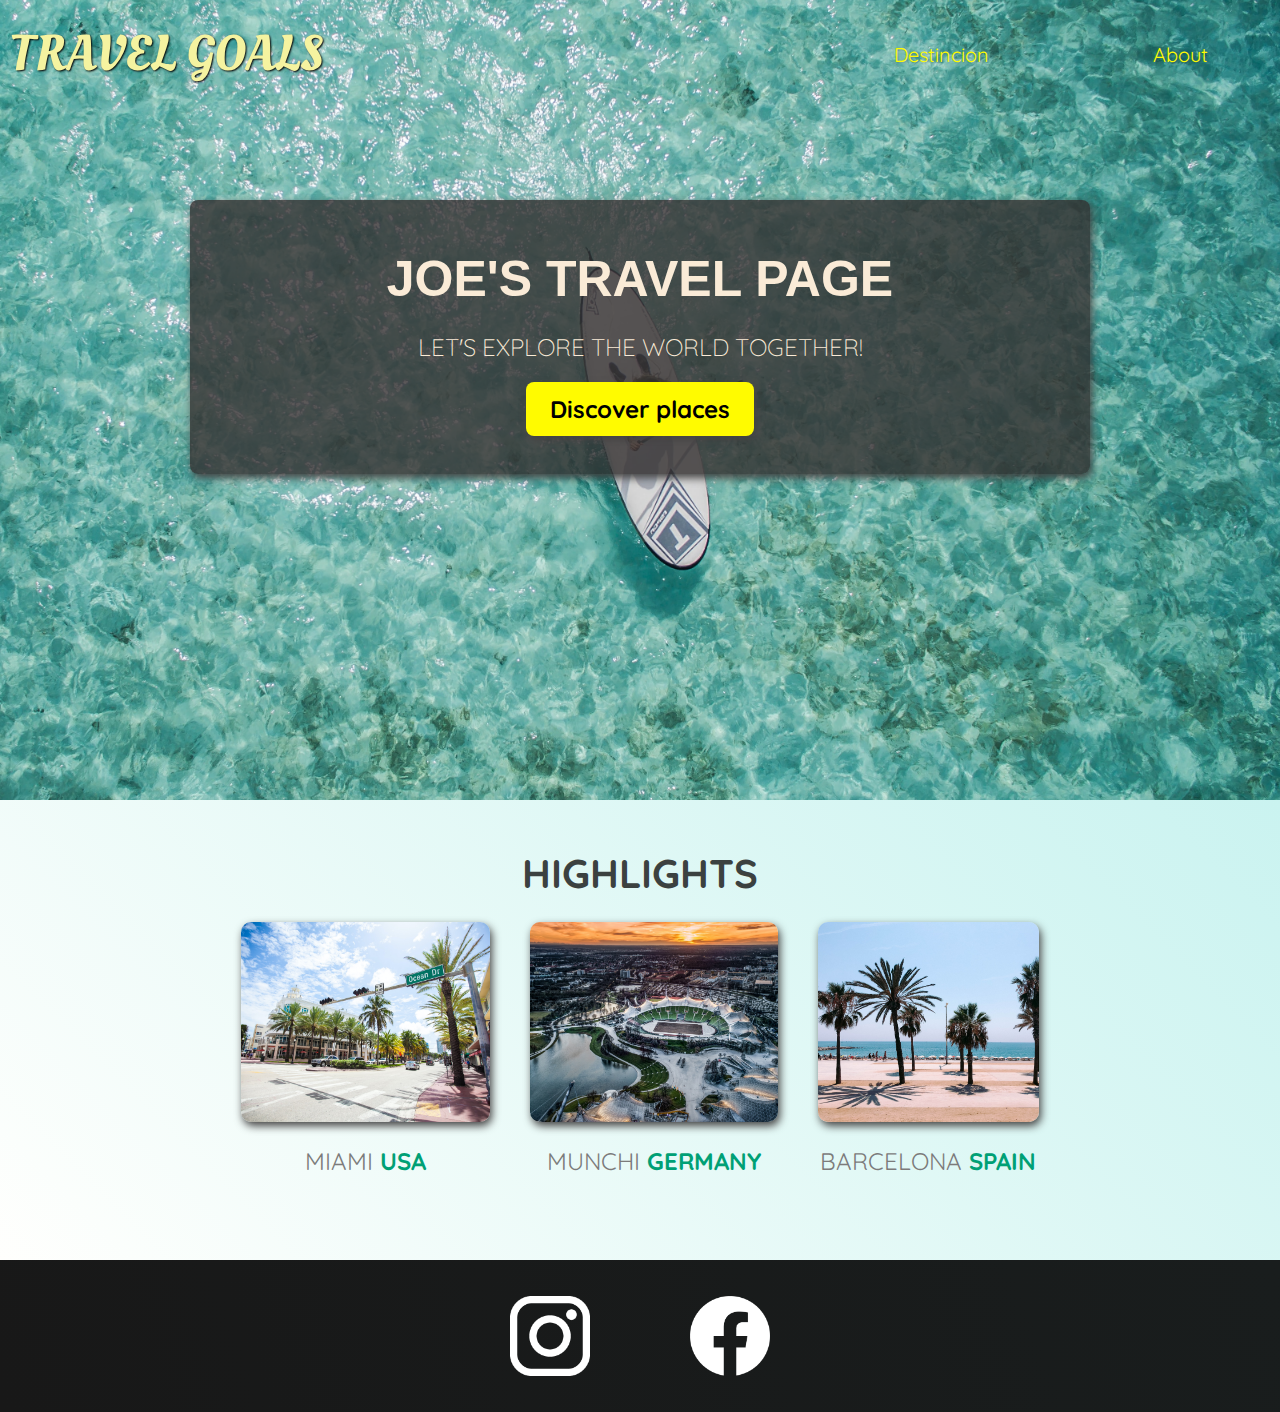
<file: index.html>
<!DOCTYPE html>
<html lang="en">
<head>
    <meta charset="UTF-8">
    <link
      href="https://fonts.googleapis.com/css2?family=Raleway:wght@700&family=Oleo+Script:wght@700&family=Quicksand:wght@300;500;700&display=swap"
      rel="stylesheet"
    />
    <link rel="stylesheet" href="shared.css">
   <link rel="stylesheet" href="style.css">
    <title>Travel Goals</title>
</head>
<body>
    <header>
        <div id="page-logo"> 
         <a href="index.html">Travel Goals</a>
        </div>
       
        <nav> 
            <ul>
                <li><a href="places.html">Destincion</a> </li>
                <li><a href="about.html">About</a></li>
            </ul>

        </nav>
    </header>
    <main>
        <section id="hero">
            <div id="hero-content">
                <h1>Joe's Travel Page</h1>
                <p>Let's explore the world together!</p>
                <a href="places.html">Discover places</a>
        </div>
            
        </section>
        <section id="highlights">
        <h2>Highlights</h2>
        <ul id="destinacios">
            <li class="destinacion">
                 <img src="images/places/miami.jpg" alt="Miami street on sunny day">
                <p>Miami <strong>USA</strong></p>
            </li>
            <li class="destinacion">
                <img src="images/places/munich.jpg" alt="Munchi stadium in winter">
                <p>Munchi <strong>Germany</strong></p>
            </li>
            <li class="destinacion">
                <img src="images/places/barcelona.jpg" alt="Palm beach in Barcelona">
                <p>Barcelona <strong>Spain</strong></p>
            </li>
        </ul>
            
        </section>
    </main>
    <footer>
       <ul>
        <li><a href="https://www.instagram.com" target="_blank">
            <img src="images/icons/insta.png" alt="instagram logo"></a></li>
        <li><a href="https://www.facebook.com"  target="_blank">
            <img src="images/icons/facebook.png" alt="facebook logo"></a></li>
       </ul> 
    </footer>
</body>
</html>
</file>
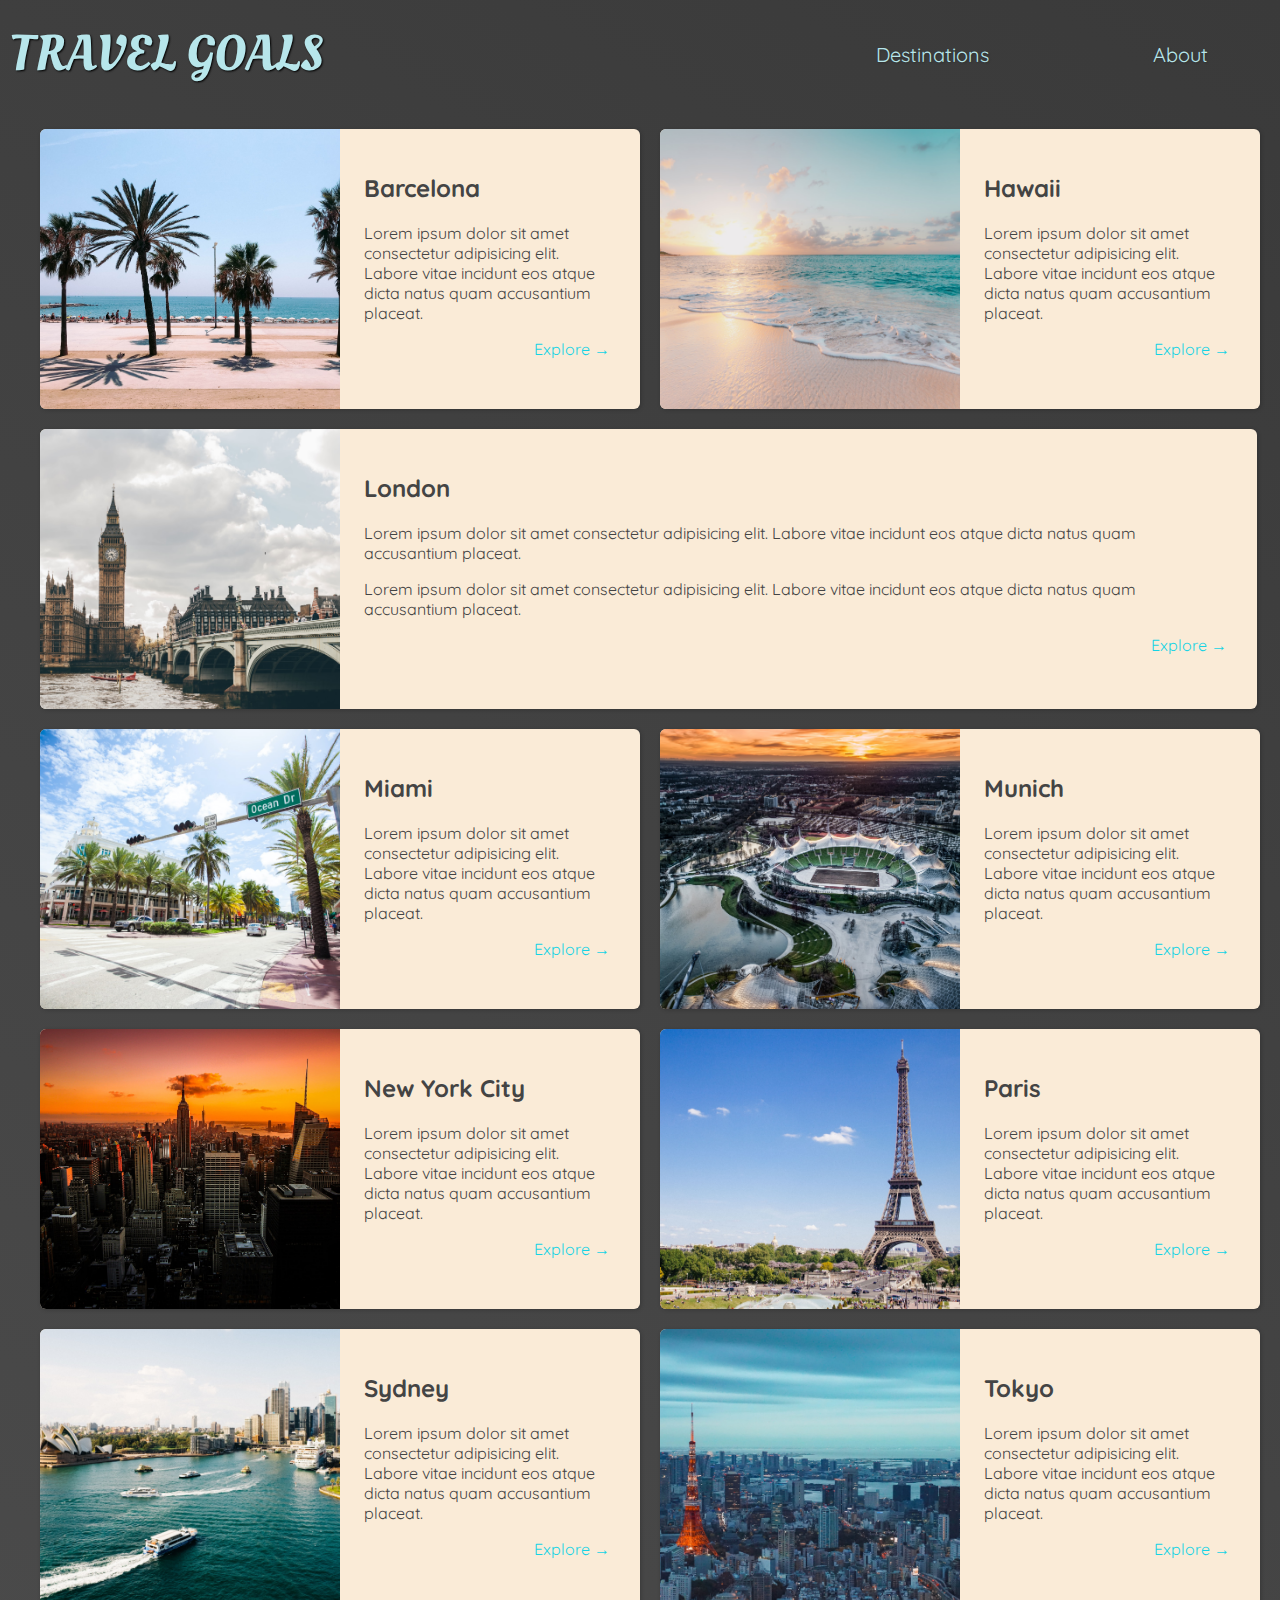
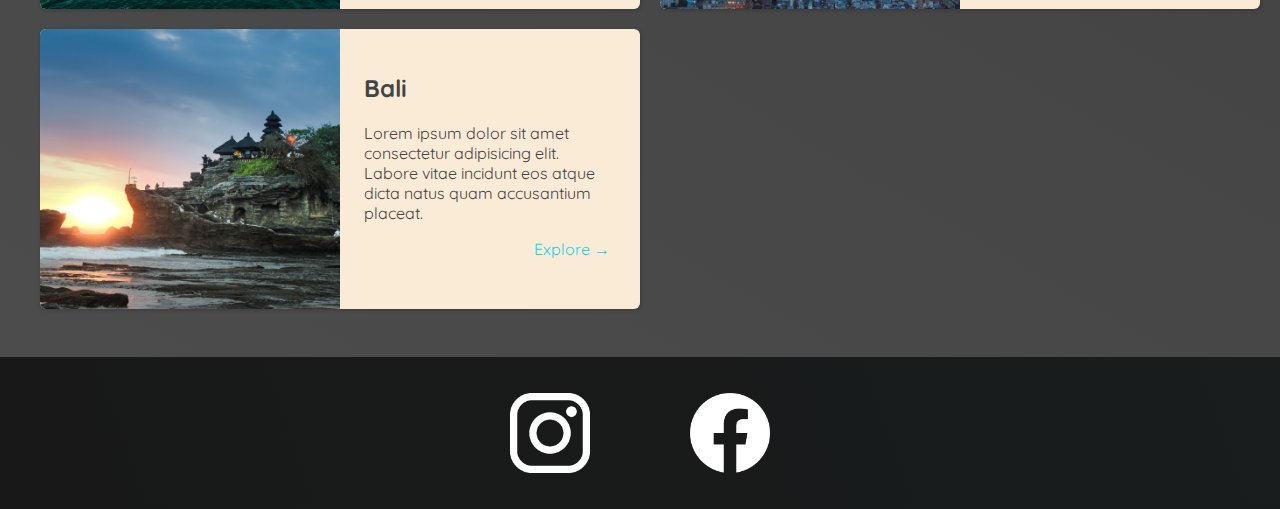
<file: places.html>
<!DOCTYPE html>
<html lang="en">
<head>
    <meta charset="UTF-8">
    <link rel="preconnect" href="https://fonts.googleapis.com"><link rel="preconnect" href="https://fonts.gstatic.com" crossorigin><link href="https://fonts.googleapis.com/css2?family=Fira+Sans:wght@400;700&family=Oswald:wght@400;700&family=Raleway:wght@400;500;700&display=swap" rel="stylesheet">
    <link rel="preconnect" href="https://fonts.googleapis.com"><link rel="preconnect" href="https://fonts.gstatic.com" crossorigin><link href="https://fonts.googleapis.com/css2?family=Fira+Sans:wght@400;700&family=Oleo+Script:wght@400;700&family=Oswald:wght@400;700&family=Raleway:wght@400;500;700&display=swap" rel="stylesheet">
    <link rel="preconnect" href="https://fonts.googleapis.com">
<link rel="preconnect" href="https://fonts.gstatic.com" crossorigin>
<link href="https://fonts.googleapis.com/css2?family=Fira+Sans:wght@400;700&family=Oleo+Script:wght@400;700&family=Oswald:wght@400;700&family=Quicksand:wght@400;500;700&family=Raleway:wght@400;500;700&display=swap" rel="stylesheet">
    <link rel="stylesheet" href="shared.css">
    <link rel="stylesheet" href="places.css">

    <title>Travel Goals</title>
  
</head>
<body>
    <header>
        <div id="page-logo">
            <a href="index.html">Travel Goals</a>
        </div>
        
<nav>
<ul>
    <li><a href="places.html">Destinations</a></li>
    <li><a href="about.html">About</a></li>
</ul>
</nav>
    </header>
    <main>
        <ul>
            <li>
              <img src="images/places/barcelona.jpg" alt="City of Barcelona" />
              <div class="item-content">
                <div>
                  <h2>Barcelona</h2>
                  <p>
                    Lorem ipsum dolor sit amet consectetur adipisicing elit. Labore
                    vitae incidunt eos atque dicta natus quam accusantium placeat.
                  </p>
                </div>
                <div class="actions">
                  <a href="https://en.wikipedia.org/wiki/Barcelona">Explore &#x2192</a>
                </div>
              </div>
            </li>
            <li>
              <img src="images/places/hawaii.jpg" alt="Hawaii beach" />
              <div class="item-content">
                <div>
                  <h2>Hawaii</h2>
                  <p>
                    Lorem ipsum dolor sit amet consectetur adipisicing elit. Labore
                    vitae incidunt eos atque dicta natus quam accusantium placeat.
                  </p>
                </div>
                <div class="actions">
                  <a href="hhttps://en.wikipedia.org/wiki/Hawaii">Explore &#x2192</a>
                </div>
              </div>
            </li>
            <li>
              <img src="images/places/london.jpg" alt="London city" />
              <div class="item-content">
                <div>
                  <h2>London</h2>
                  <p>
                    Lorem ipsum dolor sit amet consectetur adipisicing elit. Labore
                    vitae incidunt eos atque dicta natus quam accusantium placeat.
                  </p>
                  <p>
                    Lorem ipsum dolor sit amet consectetur adipisicing elit. Labore
                    vitae incidunt eos atque dicta natus quam accusantium placeat.
                  </p>
                 
                  
                </div>
                <div class="actions">
                  <a href="https://en.wikipedia.org/wiki/London">Explore &#x2192</a>
                </div>
              </div>
            </li>
            <li>
              <img src="images/places/miami.jpg" alt="Miami streets" />
              <div class="item-content">
                <div>
                  <h2>Miami</h2>
                  <p>
                    Lorem ipsum dolor sit amet consectetur adipisicing elit. Labore
                    vitae incidunt eos atque dicta natus quam accusantium placeat.
                  </p>
                </div>
                <div class="actions">
                  <a href="https://en.wikipedia.org/wiki/Miami">Explore &#x2192</a>
                </div>
              </div>
            </li>
            <li>
              <img src="images/places/munich.jpg" alt="Munich football stadium" />
              <div class="item-content">
                <div>
                  <h2>Munich</h2>
                  <p>
                    Lorem ipsum dolor sit amet consectetur adipisicing elit. Labore
                    vitae incidunt eos atque dicta natus quam accusantium placeat.
                  </p>
                </div>
                <div class="actions">
                  <a href="https://en.wikipedia.org/wiki/Munich">Explore &#x2192</a>
                </div>
              </div>
            </li>
            <li>
              <img src="images/places/new-york-city.jpg" alt="New York City skyline" />
              <div class="item-content">
                <div>
                  <h2>New York City</h2>
                  <p>
                    Lorem ipsum dolor sit amet consectetur adipisicing elit. Labore
                    vitae incidunt eos atque dicta natus quam accusantium placeat.
                  </p>
                </div>
                <div class="actions">
                  <a href="https://en.wikipedia.org/wiki/New_York_City"
                    >Explore &#x2192</a
                  >
                </div>
              </div>
            </li>
            <li>
              <img src="images/places/paris.jpg" alt="Paris city" />
              <div class="item-content">
                <div>
                  <h2>Paris</h2>
                  <p>
                    Lorem ipsum dolor sit amet consectetur adipisicing elit. Labore
                    vitae incidunt eos atque dicta natus quam accusantium placeat.
                  </p>
                </div>
                <div class="actions">
                  <a href="https://en.wikipedia.org/wiki/Paris">Explore &#x2192</a>
                </div>
              </div>
            </li>
            <li>
              <img src="images/places/sydney.jpg" alt="Sydney beach" />
              <div class="item-content">
                <div>
                  <h2>Sydney</h2>
                  <p>
                    Lorem ipsum dolor sit amet consectetur adipisicing elit. Labore
                    vitae incidunt eos atque dicta natus quam accusantium placeat.
                  </p>
                </div>
                <div class="actions">
                  <a href="https://en.wikipedia.org/wiki/Sydney">Explore &#x2192</a>
                </div>
              </div>
            </li>
            <li>
              <img src="images/places/tokyo.jpg" alt="Tokyo skyline" />
              <div class="item-content">
                <div>
                  <h2>Tokyo</h2>
                  <p>
                    Lorem ipsum dolor sit amet consectetur adipisicing elit. Labore
                    vitae incidunt eos atque dicta natus quam accusantium placeat.
                  </p>
                </div>
                <div class="actions">
                  <a href="https://en.wikipedia.org/wiki/Tokyo">Explore &#x2192</a>
                </div>
              </div>
            </li>
            <li>
              <img src="images/places/bali.jpg" alt="Bali beach" />
              <div class="item-content">
                <div>
                  <h2>Bali</h2>
                  <p>
                    Lorem ipsum dolor sit amet consectetur adipisicing elit. Labore
                    vitae incidunt eos atque dicta natus quam accusantium placeat.
                  </p>
                </div>
                <div class="actions">
                  <a href="https://en.wikipedia.org/wiki/Bali">Explore &#x2192</a>
                </div>
              </div>
            </li>
          </ul>
    </main>
    <footer>
        <ul>
         <li><a href="https://www.instagram.com/" target="_blank">
             <img src="images/icons/insta.png" alt="Instagram logo"/>
     </li>
         <li><a href="https://www.facebook.com/"v target="_blank">
             <img src="images/icons/facebook.png" alt="Facebook logo"
             />
         </a>
     </li>
        </ul>
     </footer>
</body>
</html>
</file>
<file: shared.css>
body{
    font-family:"Quicksand",sans-serif ;
    margin: 0;
}
#page-logo a{
padding: 10px;
font-family: "Oleo Script",sans-serif;
color: rgb(245, 243, 160);
font-size: 50px;
text-decoration:none;
text-transform: uppercase;
text-shadow: 1px 1px 2px black;
}
ul{
     
    list-style: none;
    margin: 0;
    padding: 0 ;
}
a{
    text-decoration: none;
}
header{
    margin-top: 20px;
    display: flex;
    justify-content: space-between;
    align-items: center;
    position: absolute;
    width: 100%;
    top: 0;
    left: 0;
    box-sizing: border-box;
}
header ul{
    display: flex;
}
header li{
    margin-left: 20px;
    padding: 15px 60px;
}
header a{
    color: rgb(255, 251, 0);
    font-size: 20px;
    padding: 12px;
    text-shadow: 1px 1px 2px rgba(0, 0, 0, 0.2);
    border-radius: 6px;

}
header  nav a:hover{
    color: rgb(77, 77, 77);
    background-color: rgb(255, 251, 0);

}
footer{
    background: linear-gradient(70deg, rgb(24,24,24), rgb(25,29,29));
    padding:  36px 0;
}
footer li{
 width: 80px;
 height: 80px; 
 margin: 0 50px;  

}
footer img{
    height: 100%;
    width: 100%;
}
footer ul{
    display: flex;
    justify-content: center;
    
}
</file>
<file: style.css>
#hero {
    height: 800px;
    background-image: url("images/places/ocean.jpg");
    background-position: center;
    background-size: cover;
}
#hero-content{
    width: 900px;
    background-color: rgb(51, 47, 47,0.8);
    box-shadow: 2px 4px 8px rgb(68, 67, 67) ;
    border-radius: 8px ;
    text-align: center;
    padding: 50px 0 ;
    margin: 0 auto;
    position: relative;
    top: 200px ;
}
#hero-content h1{
    color: antiquewhite;
    text-transform: uppercase;
    font-size: 50px;
    font-family:"Releway",sans-serif ;
    margin: 0;
}
#hero-content p{
    color: antiquewhite;
    text-transform: uppercase;
    font-size: 24px;
    font-weight: 200;
    margin-bottom: 32px;
}
#hero-content a{
    text-decoration: none;
    background-color: rgb(255, 251, 0) ;
    padding: 12px 24px;
    border-radius: 8px;
    color: black;
    font-size: 24px;
    font-weight: bold;
    box-shadow: 2px 4px 8px rgb(68, 67, 67) ;


}
#hero-content a:hover{
    background-color: rgb(255, 237, 45);
}
#highlights{
    padding: 24px;
    background: linear-gradient(45deg, rgb(277,255,253), rgb(202,243,240));
}
#highlights h2{
    text-transform: uppercase;
    text-align: center;
    font-size: 40px;
    color: rgb(59, 65, 64);
    margin: 24px 0;

}
#destinacios {
    display: flex;
    width: 68%;
    margin: auto;
    margin-bottom: 40px;
    justify-content: center;
}
.destinacion{
    margin: 0 20px;
}
.destinacion p{
    text-align: center;
    text-transform: uppercase;
    font-size: 24px;
    color: rgb(124, 123, 123);
    margin: 20px 0;
}

.destinacion img{
    height: 200px;
    width: 100%;
    box-shadow: 2px 4px 8px rgb(68, 67, 67) ;
    border-radius: 10px;
    object-fit: cover;
}
.destinacion strong{
    color: rgb(0, 160, 117);
}
</file>
<file: places.css>
body{
    background: linear-gradient(30deg,rgb(77,77,77) ,rgb(58,58,58) );
    color: rgb(68,68,68);
}
#page-logo a{
    color: rgb(183, 230, 235);
}
header{
    position: static;
}
header a {
    color: rgb(183, 230, 235);
}
header nav a:hover{
    background-color:rgb(183, 230, 235) ;
    color: rgb(59, 59, 59);
}
main li img{
    width: 300px;
    height: 280px;
    object-fit: cover;
    
}

main ul{
    width: 1200px;
    margin: 40px auto 48px auto;
    display: grid;
    grid-template-columns:1fr 1fr;
    gap: 20px 20px;
 }
li:nth-of-type(3){
    grid-column: 1/span 2;
    width: 1217px;
}
main li{
    display : flex;
    background-color: antiquewhite;
    box-shadow: 1px 1px 4px rgba(0, 0, 0, 0.2);
    border-radius: 6px;
    overflow: hidden;
    width: 600px;
   
}
.item-content{
    padding: 24px;
}
/* .item-content h2{ 
    margin: 0;
} */
.actions{
    text-align: right;
}
.actions a{
    text-decoration: none;
    padding: 6px;
    color: rgb(22,211,228);
    border-radius: 5px;
}
.actions a:hover{
    background-color: rgb(235,253,255);
}
</file>
